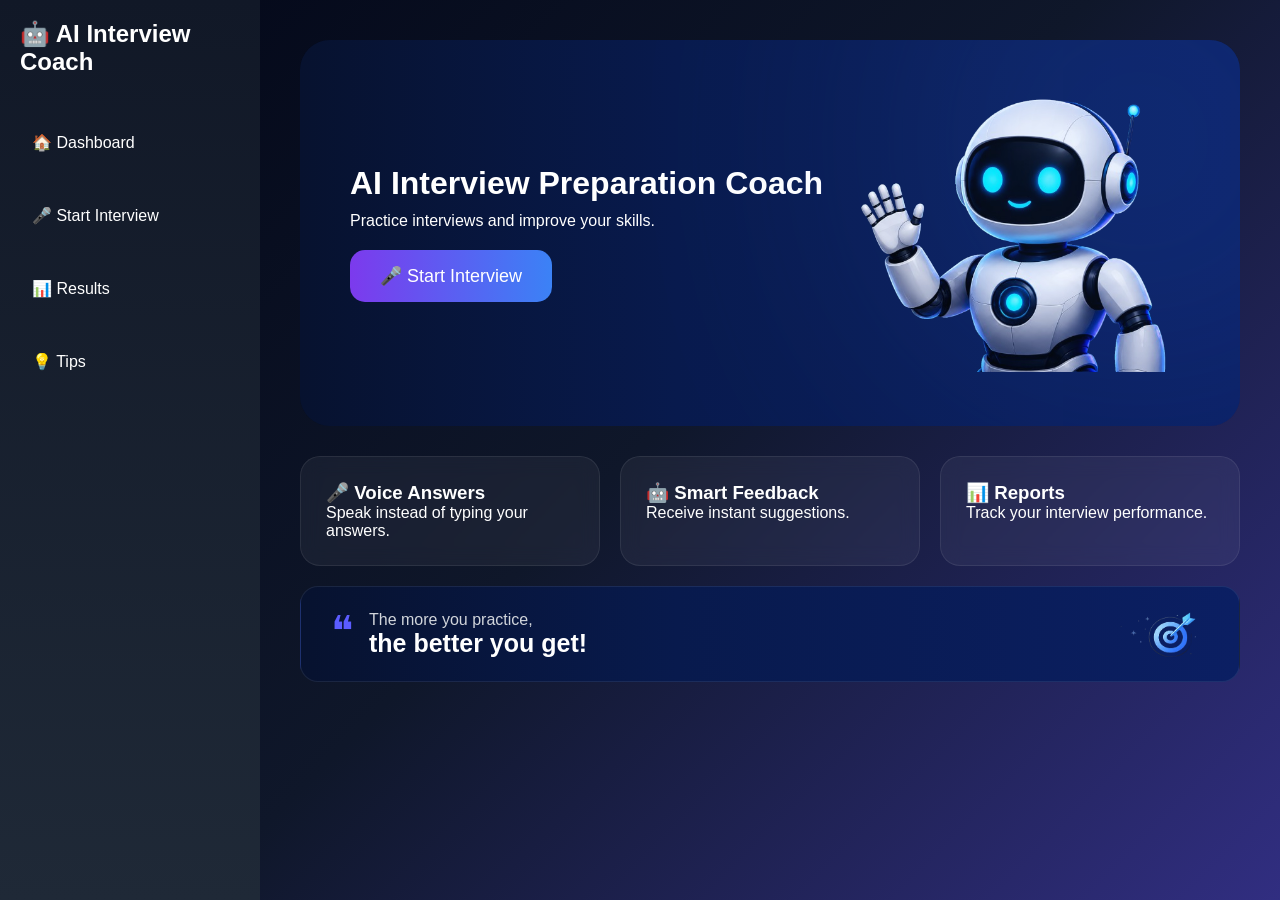
<file: index.html>
<!DOCTYPE html>
<html lang="en">

<head>
    <meta charset="UTF-8">
    <meta name="viewport" content="width=device-width, initial-scale=1.0">
    <title>AI Interview Coach</title>

    <link rel="stylesheet" href="css/style.css">
</head>

<body>

    <!-- Sidebar -->
    <div class="sidebar">

        <h2>🤖 AI Interview Coach</h2>

       

        <ul>

            <li>
                <a href="index.html">
                    🏠 Dashboard
                </a>
            </li>

            <li>
                <a href="select.html">
                    🎤 Start Interview
                </a>
            </li>

            <li>
                <a href="result.html">
                    📊 Results
                </a>
            </li>

           <li>
                <a href="tips.html">
                💡 Tips
                </a>
            </li>

        </ul>
         

    </div>

    <!-- Main Content -->
    <div class="main">

<div class="hero">
    <div class="hero-left">
        <h1>AI Interview Preparation Coach</h1>
        <p>Practice interviews and improve your skills.</p>

       <a href="select.html">
    <button class="start-btn">
        🎤 Start Interview
    </button>
</a>
    </div>

    <div class="hero-right">
        <img src="image/robot 1.png">
    </div>
</div>

        <div class="features">

            <div class="card">
                <h3>🎤 Voice Answers</h3>
                <p>Speak instead of typing your answers.</p>
            </div>

            <div class="card">
                <h3>🤖 Smart Feedback</h3>
                <p>Receive instant suggestions.</p>
            </div>

            <div class="card">
                <h3>📊 Reports</h3>
                <p>Track your interview performance.</p>
            </div>

<div class="quote-banner">
    <div class="quote-content">
        <span class="quote-icon">❝</span>
        <div>
            <p class="quote-text">The more you practice,</p>
            <h3>the better you get!</h3>
        </div>
    </div>

    <div class="quote-image">
        <img src="image/target.png" alt="Target">
    </div>
</div>

        </div>

    </div>

    <!-- Scripts -->
    <script src="js/script.js"></script>
    <script src="js/theme.js"></script>

</body>

</html>
</file>
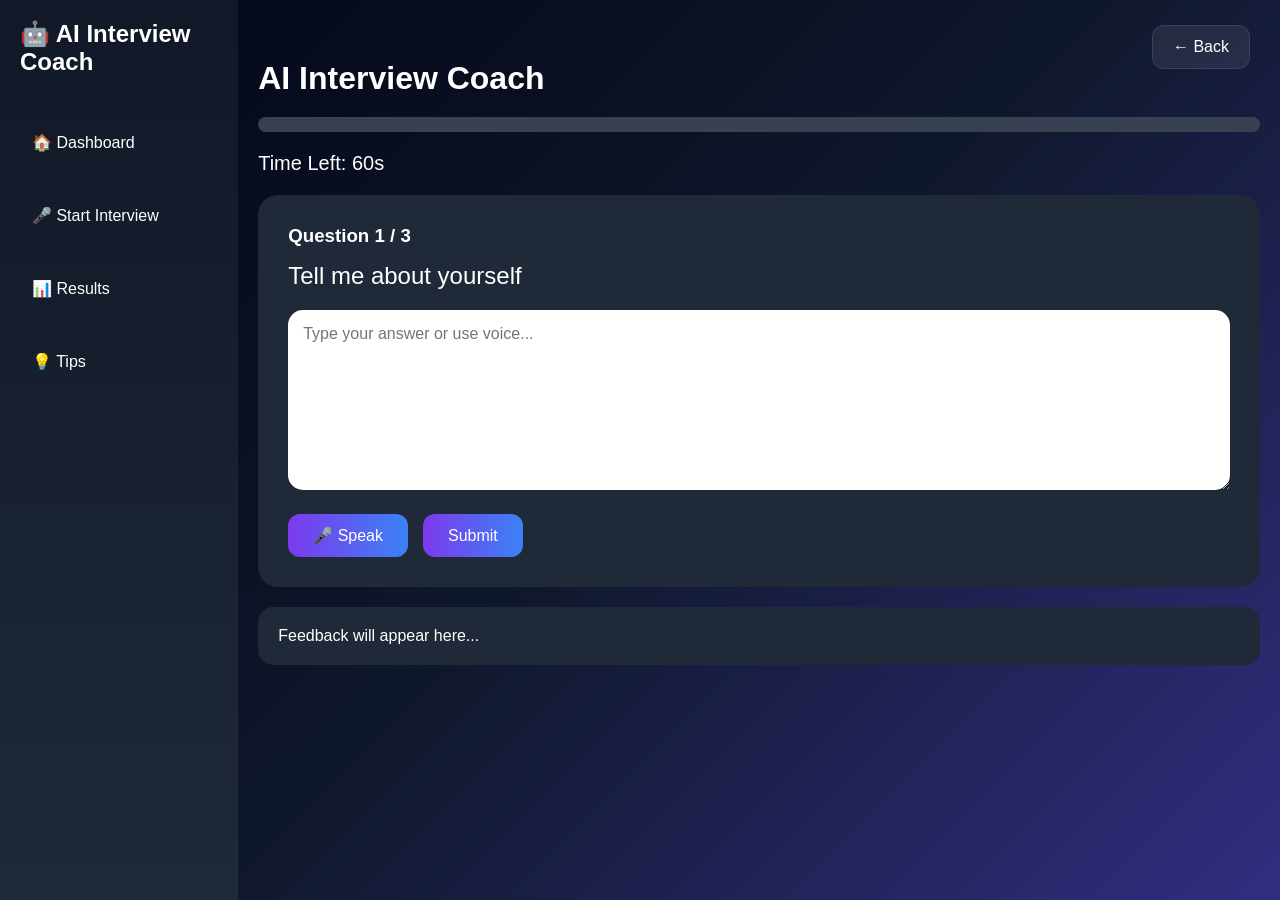
<file: interview.html>
<!DOCTYPE html>
<html>

<head>
    <title>Interview Session</title>

    <link rel="stylesheet" href="css/style.css">

    

    <style>

        .container{
            width:90%;
            margin:auto;
            margin-top:40px;
        }

        .question-card{
            background:#1f2937;
            padding:30px;
            border-radius:20px;
        }

        .question{
            font-size:24px;
            margin-top:15px;
        }

        textarea{
            width:100%;
            height:180px;
            margin-top:20px;
            padding:15px;
            border:none;
            border-radius:15px;
            font-size:16px;
        }

        .buttons{
            margin-top:20px;
            display:flex;
            gap:15px;
        }

        .progress{
            width:100%;
            background:#374151;
            height:15px;
            border-radius:20px;
            margin-top:20px;
        }

        .progress-bar{
            width:0%;
            height:100%;
            background:#3b82f6;
            border-radius:20px;
        }

        .timer{
            font-size:20px;
            margin-top:15px;
        }

        .feedback{
            background:#1f2937;
            padding:20px;
            border-radius:15px;
            margin-top:20px;
        }
        .main{

    margin-left:340px;

}

    </style>

</head>

<body>
    
<div class="sidebar">

    <h2>🤖 AI Interview Coach</h2>
    

    <ul>

        <li>
            <a href="index.html">
                🏠 Dashboard
            </a>
        </li>

        <li>
            <a href="select.html">
                🎤 Start Interview
            </a>
        </li>

        <li>
            <a href="result.html">
                📊 Results
            </a>
        </li>

       <li>
             <a href="tips.html">
                💡 Tips
            </a>
        </li>
    

    </ul>
    
    

</div>

<div class="back-container">
    <button class="back-btn" onclick="history.back()">
        ← Back
    </button>
</div>

<div class="container">

    <h1>AI Interview Coach</h1>

    <div class="progress">

        <div class="progress-bar" id="progressBar"></div>

    </div>

    <div class="timer">

        Time Left:
        <span id="timer">60</span>s

    </div>

    <div class="question-card">

        <h3 id="counter">
            Question 1 / 5
        </h3>

        <p class="question" id="questionText">
            Loading...
        </p>

        <textarea
        id="answer"
        placeholder="Type your answer or use voice..."></textarea>

        <div class="buttons">

            <button onclick="startVoice()">
                🎤 Speak
            </button>

            <button id="submitBtn">
            Submit
            </button>

        </div>

    </div>

    <div class="feedback" id="feedback">

        Feedback will appear here...

    </div>

</div>

</div>


<script src="js/questions.js"></script>
<script src="js/scoring.js"></script>
<script src="js/voice.js"></script>
<script src="js/theme.js"></script>

<script>

let category =
localStorage.getItem("category") || "hr";

let questions =
interviewQuestions[category];
console.log("Category:", category);
console.log("Questions:", questions);

let current = 0;

let scores = [];

let timeLeft = 60;

const questionText =
document.getElementById("questionText");

const counter =
document.getElementById("counter");

const progressBar =
document.getElementById("progressBar");

const feedback =
document.getElementById("feedback");

loadQuestion();

function loadQuestion(){

    questionText.innerText =
    questions[current].question;

    counter.innerText =
    `Question ${current+1} / ${questions.length}`;

    progressBar.style.width =
    ((current)/questions.length)*100 + "%";

}

function submitAnswer(){

    let answer =
    document.getElementById("answer").value;

    let score =
    calculateScore(
        answer,
        questions[current].keywords
    );

    scores.push(score);

    if(score >= 80){

        feedback.innerHTML =
        "✅ Excellent Answer";

    }
    else if(score >= 50){

        feedback.innerHTML =
        "👍 Good Answer. Add more details.";

    }
    else{

        feedback.innerHTML =
        "⚠ Improve your answer with examples.";

    }

    document.getElementById("answer").value="";

    current++;

    setTimeout(()=>{

        if(current < questions.length){

            loadQuestion();

        }
        else{

            showResult();

        }

    },1500);

}

function showResult(){

    let total = 0;

    scores.forEach(score=>{

        total += score;

    });

    let average =
    Math.round(total/scores.length);

    localStorage.setItem(
        "finalScore",
        average
    );

    window.location.href =
    "result.html";

}

setInterval(() => {

    if(timeLeft > 0){

        timeLeft--;

        document.getElementById("timer")
        .innerText = timeLeft;

        let percentage =
        (timeLeft / 60) * 100;

        progressBar.style.width =
        percentage + "%";

        if(timeLeft <= 15){

            progressBar.style.background =
            "#ef4444";

        }
        else if(timeLeft <= 30){

            progressBar.style.background =
            "#f59e0b";

        }
        else{

            progressBar.style.background =
            "linear-gradient(90deg,#8b5cf6,#3b82f6)";

        }

    }

},1000);

document.getElementById("submitBtn")
.addEventListener("click", submitAnswer);

</script>

</body>

</html>
</file>
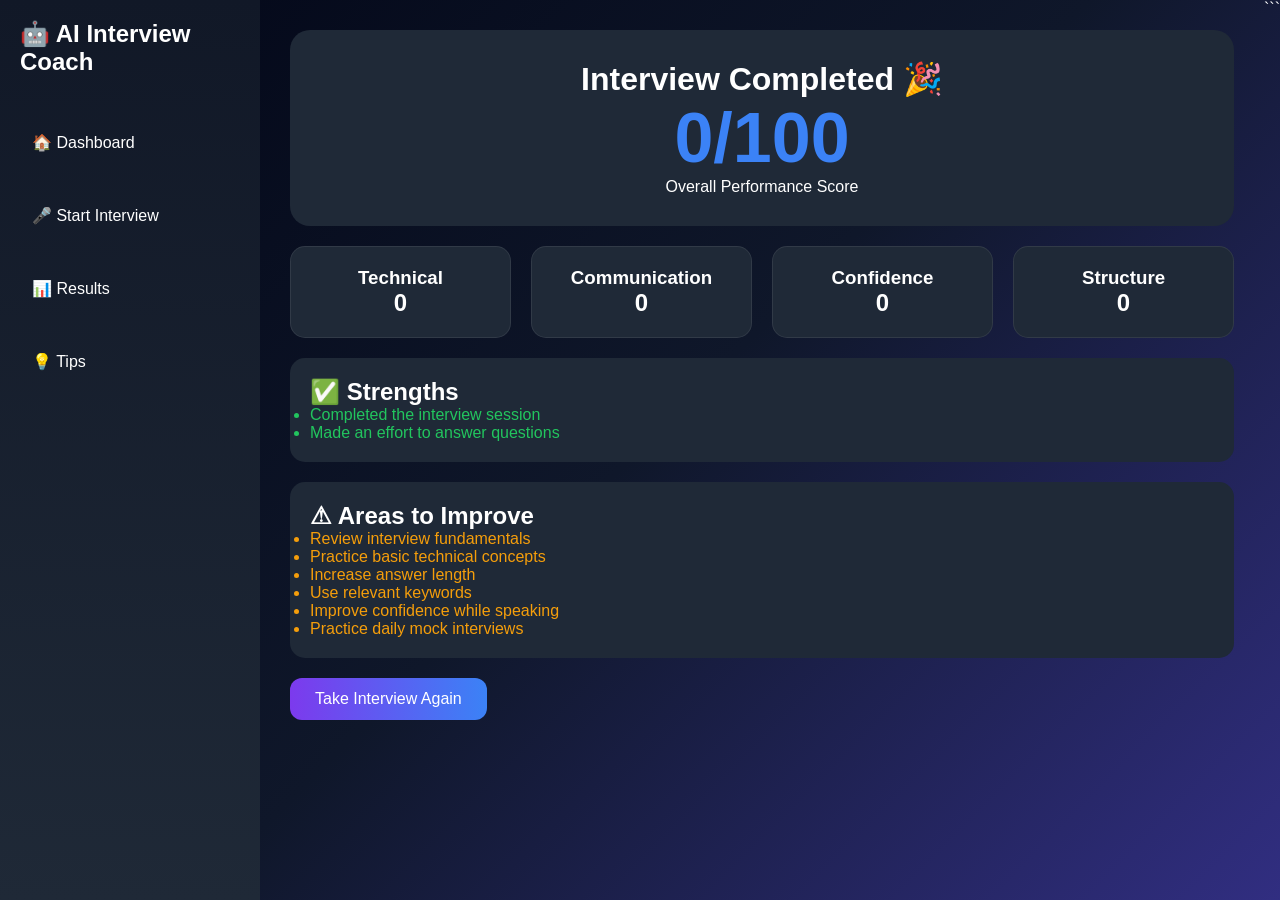
<file: result.html>
<!DOCTYPE html>
<html>

<head>

<title>Interview Report</title>

<!DOCTYPE html>

<html lang="en">

<head>
    <meta charset="UTF-8">
    <meta name="viewport" content="width=device-width, initial-scale=1.0">
    <title>Interview Report</title>


<link rel="stylesheet" href="css/style.css">

<style>

    .result-container{
        flex:1;
        padding:30px;
    }

    .score-card{
        background:#1f2937;
        padding:30px;
        border-radius:20px;
        text-align:center;
        margin-bottom:20px;
    }

    .score{
        font-size:70px;
        font-weight:bold;
        color:#3b82f6;
    }

    .stats{
        display:grid;
        grid-template-columns:repeat(4,1fr);
        gap:20px;
        margin-top:20px;
    }

    .stat-card{
        background:#1f2937;
        padding:20px;
        border-radius:15px;
        text-align:center;
    }

    .section{
        background:#1f2937;
        padding:20px;
        border-radius:15px;
        margin-top:20px;
    }

    .good{
        color:#22c55e;
    }

    .warning{
        color:#f59e0b;
    }

    .restart-btn{
        margin-top:20px;
    }

</style>
</head>

<body>

<!-- Sidebar -->

<div class="sidebar">

    <h2>🤖 AI Interview Coach</h2>

   

    <ul>

        <li>
            <a href="index.html">
                🏠 Dashboard
            </a>
        </li>

        <li>
            <a href="select.html">
                🎤 Start Interview
            </a>
        </li>

        <li>
            <a href="result.html">
                📊 Results
            </a>
        </li>

        <li>
            <a href="tips.html">
                💡 Tips
            </a>
        </li>

    </ul>
     

</div>

<!-- Main Result Area -->

<div class="result-container">

    


    <div class="score-card">

        <h1>Interview Completed 🎉</h1>

        <div class="score" id="score">
            0
        </div>

        <p>Overall Performance Score</p>

    </div>

    <div class="stats">

        <div class="stat-card">
            <h3>Technical</h3>
            <h2 id="technical">0</h2>
        </div>

        <div class="stat-card">
            <h3>Communication</h3>
            <h2 id="communication">0</h2>
        </div>

        <div class="stat-card">
            <h3>Confidence</h3>
            <h2 id="confidence">0</h2>
        </div>

        <div class="stat-card">
            <h3>Structure</h3>
            <h2 id="structure">0</h2>
        </div>

    </div>

<div class="section">

    <h2>✅ Strengths</h2>

    <ul class="strengths-list">
    </ul>

</div>

<div class="section">

    <h2>⚠ Areas to Improve</h2>

    <ul class="improve-list">
    </ul>

</div>

    <button class="restart-btn" onclick="restart()">
        Take Interview Again
    </button>

</div>

<script src="js/theme.js"></script>

<script>

    let score =
    parseInt(localStorage.getItem("finalScore")) || 0;

    document.getElementById("score")
    .innerText = score + "/100";

    document.getElementById("technical")
    .innerText = Math.max(score - 5, 0);

    document.getElementById("communication")
    .innerText = Math.max(score - 10, 0);

    document.getElementById("confidence")
    .innerText = Math.max(score - 3, 0);

    document.getElementById("structure")
    .innerText = Math.max(score - 8, 0);
    const strengthsList =
document.querySelector(".strengths-list");

const improveList =
document.querySelector(".improve-list");

if(score >= 90){

    strengthsList.innerHTML = `
        <li class="good">Outstanding technical knowledge</li>
        <li class="good">Excellent communication skills</li>
        <li class="good">Professional answer structure</li>
        <li class="good">Strong confidence level</li>
        <li class="good">Used all important keywords</li>
    `;

    improveList.innerHTML = `
        <li class="warning">Practice advanced interview scenarios</li>
    `;

}
else if(score >= 80){

    strengthsList.innerHTML = `
        <li class="good">Very good technical understanding</li>
        <li class="good">Clear communication</li>
        <li class="good">Good answer structure</li>
        <li class="good">Relevant keywords used</li>
    `;

    improveList.innerHTML = `
        <li class="warning">Add more real-world examples</li>
        <li class="warning">Improve leadership-based answers</li>
    `;

}
else if(score >= 70){

    strengthsList.innerHTML = `
        <li class="good">Good understanding of concepts</li>
        <li class="good">Answered most questions correctly</li>
        <li class="good">Good communication skills</li>
    `;

    improveList.innerHTML = `
        <li class="warning">Provide more detailed explanations</li>
        <li class="warning">Improve answer structure</li>
        <li class="warning">Use more practical examples</li>
    `;

}
else if(score >= 60){

    strengthsList.innerHTML = `
        <li class="good">Basic technical knowledge shown</li>
        <li class="good">Attempted all questions</li>
        <li class="good">Some relevant keywords used</li>
    `;

    improveList.innerHTML = `
        <li class="warning">Improve communication skills</li>
        <li class="warning">Increase answer length</li>
        <li class="warning">Explain concepts more clearly</li>
        <li class="warning">Practice mock interviews</li>
    `;

}
else if(score >= 40){

    strengthsList.innerHTML = `
        <li class="good">Showed willingness to answer</li>
        <li class="good">Basic understanding demonstrated</li>
    `;

    improveList.innerHTML = `
        <li class="warning">Revise core concepts</li>
        <li class="warning">Use more technical keywords</li>
        <li class="warning">Practice answering confidently</li>
        <li class="warning">Improve communication skills</li>
        <li class="warning">Provide complete answers</li>
    `;

}
else{

    strengthsList.innerHTML = `
        <li class="good">Completed the interview session</li>
        <li class="good">Made an effort to answer questions</li>
    `;

    improveList.innerHTML = `
        <li class="warning">Review interview fundamentals</li>
        <li class="warning">Practice basic technical concepts</li>
        <li class="warning">Increase answer length</li>
        <li class="warning">Use relevant keywords</li>
        <li class="warning">Improve confidence while speaking</li>
        <li class="warning">Practice daily mock interviews</li>
    `;

}

    function restart(){

        localStorage.removeItem("finalScore");

        window.location.href =
        "index.html";

    }

</script>
```

</body>

</html>
</file>
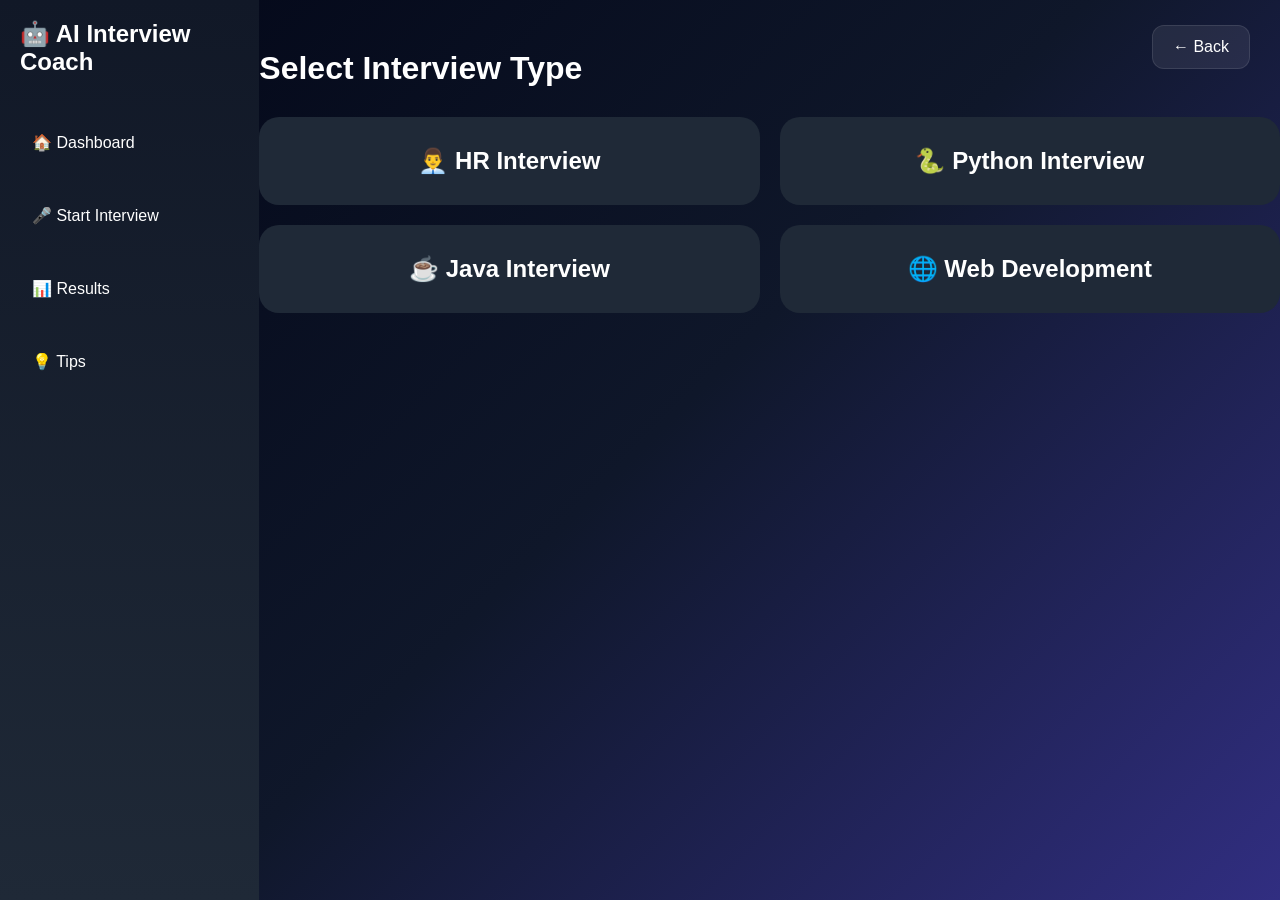
<file: select.html>
<!DOCTYPE html>
<html>
<head>
    <title>Select Interview</title>
    <link rel="stylesheet" href="css/style.css">

    <div class="sidebar">

    <h2>🤖 AI Interview Coach</h2>
    

    <ul>

        <li>
            <a href="index.html">
                🏠 Dashboard
            </a>
        </li>

        <li>
            <a href="select.html">
                🎤 Start Interview
            </a>
        </li>

        <li>
            <a href="result.html">
                📊 Results
            </a>
        </li>

       <li>
            <a href="tips.html">
                💡 Tips
            </a>
        </li>
    </ul>
    

</div>


    <style>

    .category-container{
        width:80%;
        margin:auto;
        margin-top:50px;
    }
   
    .category-grid{
        display:grid;
        grid-template-columns:repeat(2,1fr);
        gap:20px;
        margin-top:30px;
    }

    .category-card{
        background:#1f2937;
        padding:30px;
        border-radius:20px;
        text-align:center;
        cursor:pointer;
        transition:0.3s;
    }

    .category-card:hover{
        transform:translateY(-5px);
    }
    

    </style>

</head>
<script src="js/theme.js"></script>

<body>

<div class="back-container">
    <button class="back-btn" onclick="history.back()">
        ← Back
    </button>
</div>

</div>

<div class="category-container">

<h1>Select Interview Type</h1>

<div class="category-grid">

<div class="category-card"
onclick="selectCategory('hr')">
<h2>👨‍💼 HR Interview</h2>
</div>

<div class="category-card"
onclick="selectCategory('python')">
<h2>🐍 Python Interview</h2>
</div>

<div class="category-card"
onclick="selectCategory('java')">
<h2>☕ Java Interview</h2>
</div>

<div class="category-card"
onclick="selectCategory('web')">
<h2>🌐 Web Development</h2>
</div>

</div>

</div>

<script>

function selectCategory(type){

localStorage.setItem(
"category",
type
);

window.location.href =
"interview.html";

}

</script>

</body>
</html>
</file>
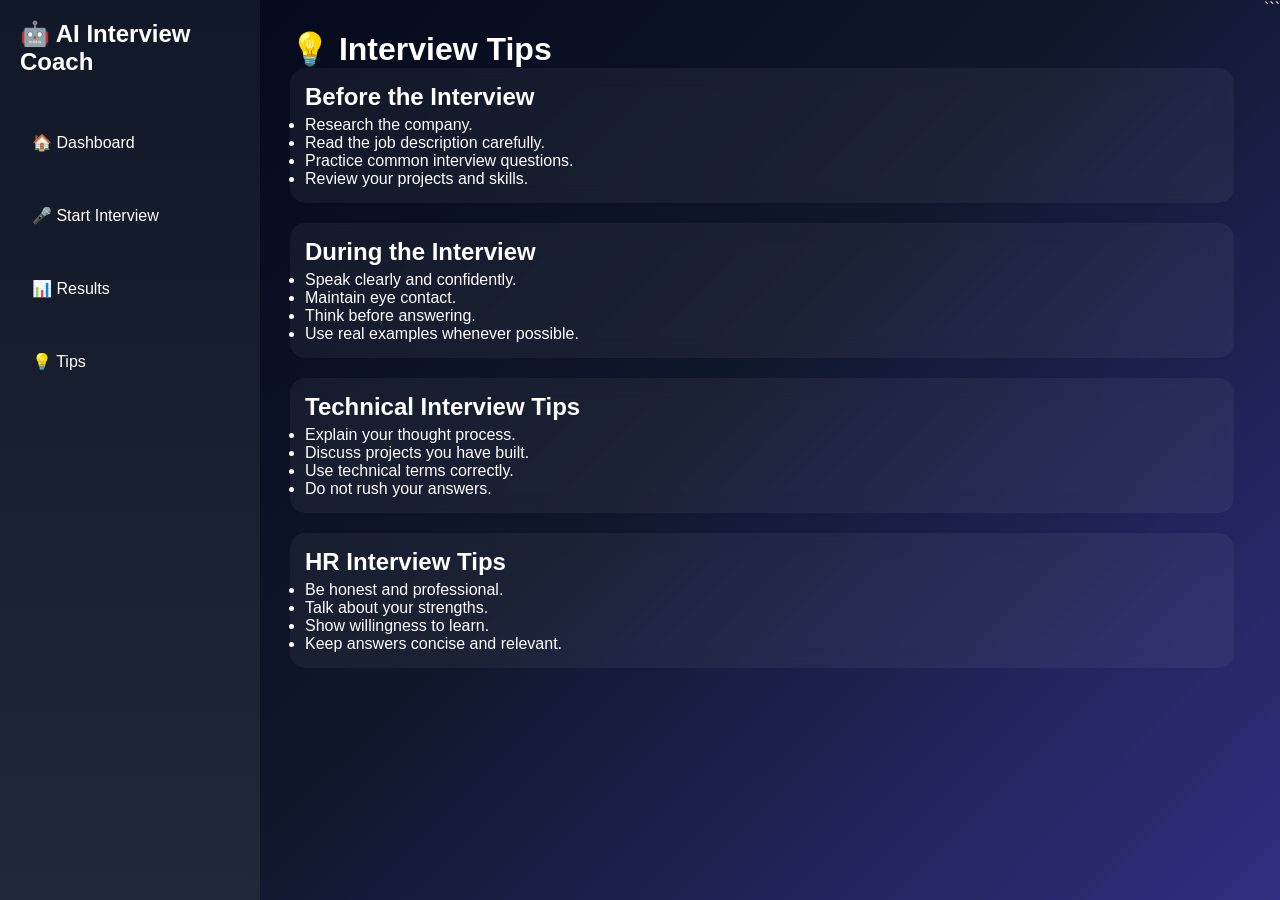
<file: tips.html>
<!DOCTYPE html>

<html lang="en">

<head>


<meta charset="UTF-8">
<meta name="viewport" content="width=device-width, initial-scale=1.0">
<title>Interview Tips</title>

<link rel="stylesheet" href="css/style.css">

<style>

    .tips-container{
        flex:1;
        padding:30px;
    }

    .tip-card{
        background:#1f2937;
        padding:15px;
        border-radius:15px;
        margin-bottom:20px;
        background:rgba(255,255,255,0.05);
        backdrop-filter:blur(10px);
        
    }

    .tip-card h2{
        margin-bottom:5px;
    }
    



</style>


</head>

<body>


<div class="sidebar">

    <h2>🤖 AI Interview Coach</h2>
    

    <ul>

        <li>
            <a href="index.html">
                🏠 Dashboard
            </a>
        </li>

        <li>
            <a href="select.html">
                🎤 Start Interview
            </a>
        </li>

        <li>
            <a href="result.html">
                📊 Results
            </a>
        </li>

       <li>
            <a href="tips.html">
                💡 Tips
            </a>
        </li>
    </ul>
    

</div>

<div class="tips-container">

    


    <h1>💡 Interview Tips</h1>

    <div class="tip-card">

        <h2>Before the Interview</h2>

        <ul>
            <li>Research the company.</li>
            <li>Read the job description carefully.</li>
            <li>Practice common interview questions.</li>
            <li>Review your projects and skills.</li>
        </ul>

    </div>

    <div class="tip-card">

        <h2>During the Interview</h2>

        <ul>
            <li>Speak clearly and confidently.</li>
            <li>Maintain eye contact.</li>
            <li>Think before answering.</li>
            <li>Use real examples whenever possible.</li>
        </ul>

    </div>

    <div class="tip-card">

        <h2>Technical Interview Tips</h2>

        <ul>
            <li>Explain your thought process.</li>
            <li>Discuss projects you have built.</li>
            <li>Use technical terms correctly.</li>
            <li>Do not rush your answers.</li>
        </ul>

    </div>

    <div class="tip-card">

        <h2>HR Interview Tips</h2>

        <ul>
            <li>Be honest and professional.</li>
            <li>Talk about your strengths.</li>
            <li>Show willingness to learn.</li>
            <li>Keep answers concise and relevant.</li>
        </ul>

    </div>
    

</div>

<script src="js/theme.js"></script>
```

</body>

</html>
</file>
<file: css/style.css>
*{
margin:0;
padding:0;
box-sizing:border-box;
font-family:Arial,sans-serif;
}

body{
display:flex;
background:#111827;
color:white;
height:100vh;
}

.sidebar{
width:250px;
background:#1f2937;
padding:20px;
}

.sidebar h2{
margin-bottom:30px;
}

.sidebar ul{
list-style:none;
}

.sidebar li{
padding:15px 0;
cursor:pointer;
}

.main{
flex:1;
padding:40px;
}

.hero{
background:#1f2937;
padding:40px;
border-radius:20px;
}

.hero h1{
margin-bottom:10px;
}

.hero p{
margin-bottom:20px;
}

button{
padding:12px 25px;
background:#3b82f6;
border:none;
border-radius:10px;
color:white;
cursor:pointer;
font-size:16px;
}

.features{
display:grid;
grid-template-columns:repeat(3,1fr);
gap:20px;
margin-top:30px;
}

.card{
background:#1f2937;
padding:25px;
border-radius:15px;
}

.card:hover{
transform:translateY(-5px);
transition:0.3s;
}

.sidebar a{
    color:white;
    text-decoration:none;
    display:block;
    padding:12px;
}

.sidebar a:hover{
    background:#374151;
    border-radius:8px;
}
.back-btn{

    background: rgba(255,255,255,0.08);

    color: white;

    border: 1px solid rgba(255,255,255,0.1);

    padding: 12px 20px;

    border-radius: 12px;

    cursor: pointer;

    transition: 0.3s;

    font-size: 16px;

}

.back-btn:hover{

    background: #3b82f6;

    transform: translateY(-2px);

}

.back-btn:hover{
    background:#374151;
}
.back-container{

    position: fixed;

    top: 25px;

    right: 30px;

    z-index: 1000;

}

body.light-mode{
    background:#f3f4f6;
    color:#111827;
}

body.light-mode .sidebar{
    background:#ffffff;
    color:#111827;
}

body.light-mode .card,
body.light-mode .hero,
body.light-mode .question-card,
body.light-mode .feedback,
body.light-mode .result-box,
body.light-mode .category-card{
    background:#ffffff;
    color:#111827;
    box-shadow:0 2px 10px rgba(0,0,0,0.1);
}

body.light-mode textarea{
    background:white;
    color:black;
}

body.light-mode a{
    color:#111827;
}

.theme-btn{
    width:100%;
    padding:12px;
    margin:15px 0;
    border:none;
    border-radius:10px;
    background:#6366f1;
    color:white;
    cursor:pointer;
    font-size:16px;
}

.theme-btn:hover{
    opacity:0.9;
}
body.light-mode{
    background:#f3f4f6;
    color:#111827;
}

body.light-mode .sidebar{
    background:white;
}

body.light-mode .hero,
body.light-mode .card,
body.light-mode .question-card,
body.light-mode .feedback,
body.light-mode .result-box,
body.light-mode .category-card{
    background:white;
    color:#111827;
}

body.light-mode textarea{
    background:white;
    color:black;
}
.card,
.category-card,
.stat-card,
.tip-card,
.section{

    transition: all 0.3s ease;

}

.card:hover,
.category-card:hover,
.stat-card:hover,
.tip-card:hover,
.section:hover{

    transform: translateY(-8px);

    box-shadow: 0 10px 25px rgba(59,130,246,0.3);

}
.sidebar a{

    transition: all 0.3s ease;

}

.sidebar a:hover{

    padding-left:20px;

    color:#60a5fa;

}
button{

    transition: all 0.3s ease;

}

button:hover{

    transform: scale(1.05);

    box-shadow: 0 8px 20px rgba(59,130,246,0.4);

}
.hero{

    animation: slideUp 1s ease;
   
}

@keyframes slideUp{

    from{

        opacity:0;

        transform:translateY(50px);

    }

    to{

        opacity:1;

        transform:translateY(0);

    }

}
.progress{

    width:100%;

    height:18px;

    background:#374151;

    border-radius:20px;

    overflow:hidden;

    margin:20px 0;

}

.progress-bar{

    width:0%;

    height:100%;

    background:linear-gradient(
        90deg,
        #8b5cf6,
        #3b82f6
    );

    border-radius:20px;

    transition:0.5s;

}
.timer{

    margin-top:25px;

    margin-bottom:20px;

}

button{

    background:
    linear-gradient(
    135deg,
    #6366f1,
    #3b82f6
    );

}
.sidebar h2{

    animation: glow 2s infinite alternate;

}

@keyframes glow{

    from{
        text-shadow:0 0 5px #3b82f6;
    }

    to{
        text-shadow:
        0 0 15px #60a5fa,
        0 0 25px #60a5fa;
    }

}
button{

    background:linear-gradient(
        90deg,
        #7c3aed,
        #3b82f6
    );

    border:none;

    color:white;

    padding:12px 25px;

    border-radius:12px;

}
.sidebar{

    background:linear-gradient(
        180deg,
        #111827,
        #1f2937
    );

}
.hero{

    background:
    linear-gradient(
        135deg,
        #0f172a 0%,
        #1e3a8a 50%,
        #7c3aed 100%
    );

    border-radius:25px;

    padding:40px;

    position:relative;

    overflow:hidden;

}
.hero::before{

    content:"";

    position:absolute;

    width:300px;

    height:300px;

    background:#3b82f6;

    filter:blur(120px);

    opacity:0.2;

    right:-100px;

    top:-100px;

}
body{
    background: linear-gradient(
        135deg,
        #020617,
        #0f172a,
        #312e81
    );
}
body{

    background:
    linear-gradient(
        135deg,
        #020617,
        #0f172a,
        #312e81
    );

    color:white;

}
.hero{

    display:flex;

    justify-content:space-between;

    align-items:center;

    padding:40px;

    border-radius:30px;

    background:
    linear-gradient(
        135deg,
        rgba(124,58,237,.15),
        rgba(59,130,246,.15)
    );

    backdrop-filter:blur(15px);

}
.hero-right img{

    width:350px;

    animation:float 3s infinite ease-in-out;

}

@keyframes float{

    50%{
        transform:translateY(-15px);
    }

}
.card,
.stat-card,
.quote-card{

    background:
    rgba(255,255,255,.05);

    border:
    1px solid rgba(255,255,255,.08);

    backdrop-filter:blur(10px);

    border-radius:20px;

    transition:.3s;

}

.card:hover,
.stat-card:hover{

    transform:translateY(-8px);

    box-shadow:
    0 0 30px rgba(59,130,246,.3);

}
.start-btn{

    background:
    linear-gradient(
        90deg,
        #7c3aed,
        #3b82f6
    );

    border:none;

    padding:15px 30px;

    border-radius:15px;

    color:white;

    font-size:18px;

}

.hero{
    position:relative;
    overflow:hidden;
}

.hero::before{

    content:"";

    position:absolute;

    width:400px;
    height:400px;

    right:-100px;
    top:-100px;

    background:#3b82f6;

    border-radius:50%;

    filter:blur(150px);

    opacity:.25;

}
.hero{

    display:flex;

    justify-content:space-between;

    align-items:center;

    min-height:380px;

    padding:50px;

    border-radius:30px;

    position:relative;

    overflow:hidden;

    background:linear-gradient(
        90deg,
        #07122f 0%,
        #081a4d 40%,
        #0b1f63 100%
    );

    backdrop-filter:blur(25px);

}
.quote-banner{
    
    width:100%;
    min-height:90px;
    padding:0 30px; 
    border-radius:18px;

    

    display:flex;
    justify-content:space-between;
    align-items:center;

    background:linear-gradient(
        90deg,
        #07122f 0%,
        #081a4d 40%,
        #0b1f63 100%
    );

    border:1px solid rgba(255,255,255,0.08);
    overflow:hidden;
}

.quote-content{
    display:flex;
    align-items:flex-start;
    gap:15px;
}

.quote-icon{
    font-size:42px;
    color:#5b5cff;
    line-height:1;
}

.quote-text{
    color:#d1d5db;
    font-size:16px;
    margin:0;
}

.quote-content h3{
    margin:0;
    color:white;
    font-size:25px;
    font-weight:700;
}

.quote-image img{
    height:90px;
    width:auto;
    object-fit:contain;
}
.quote-banner{
    grid-column:1 / -1;
}

.sidebar{
    width:260px;
}

.container{
    margin-left:330px;
    padding:20px;
}
</file>
